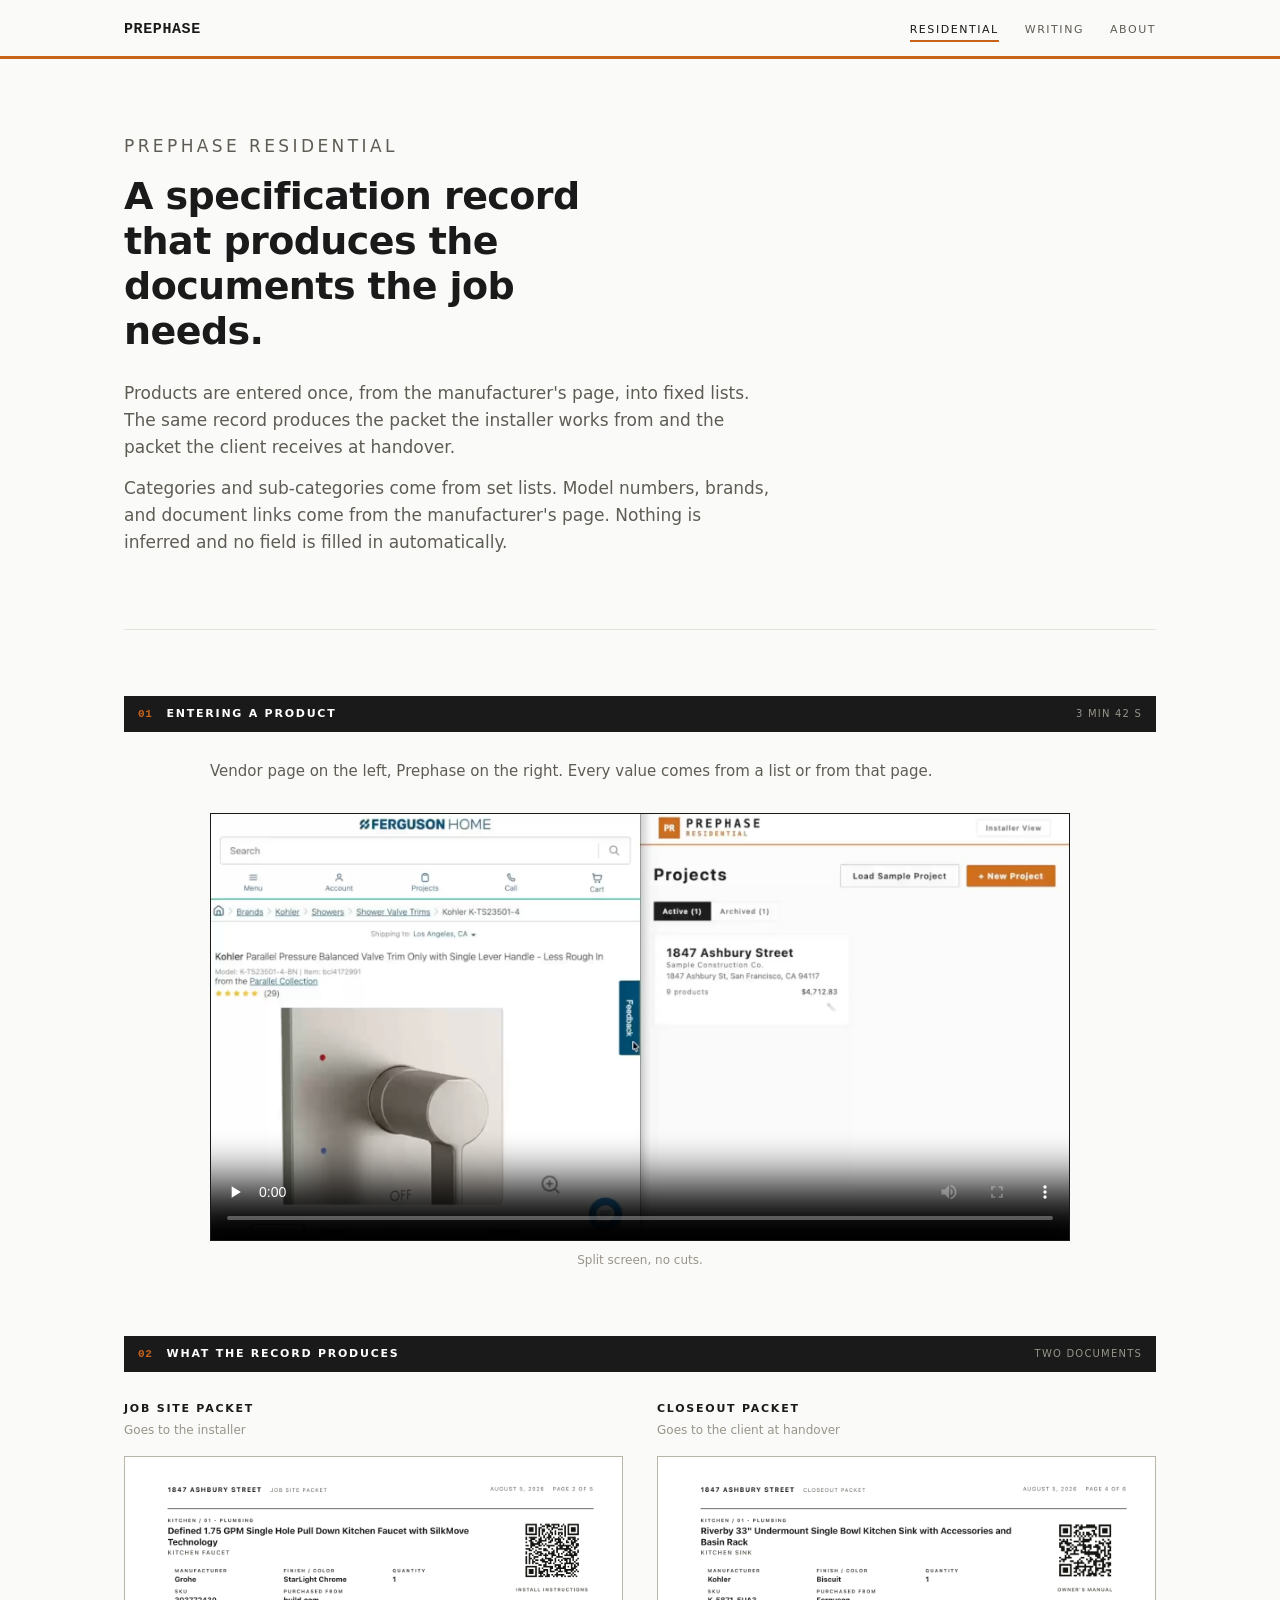
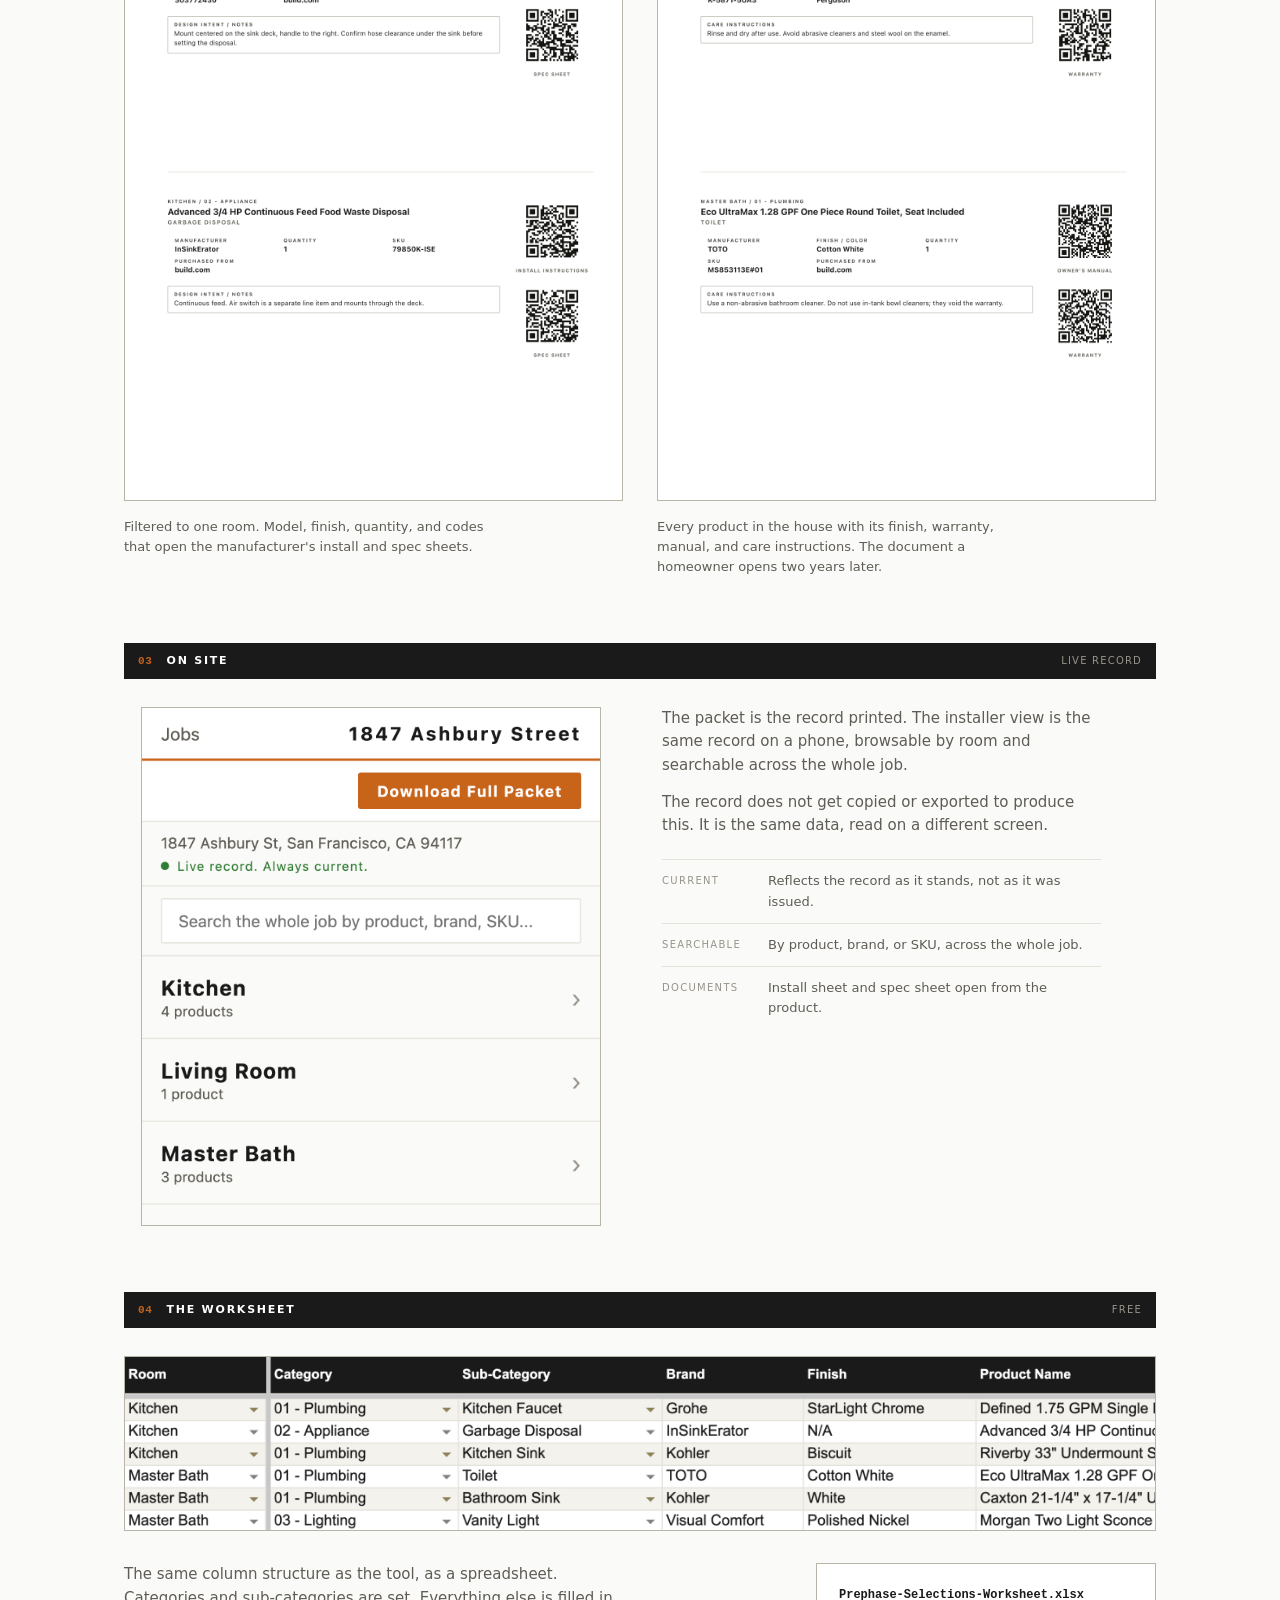
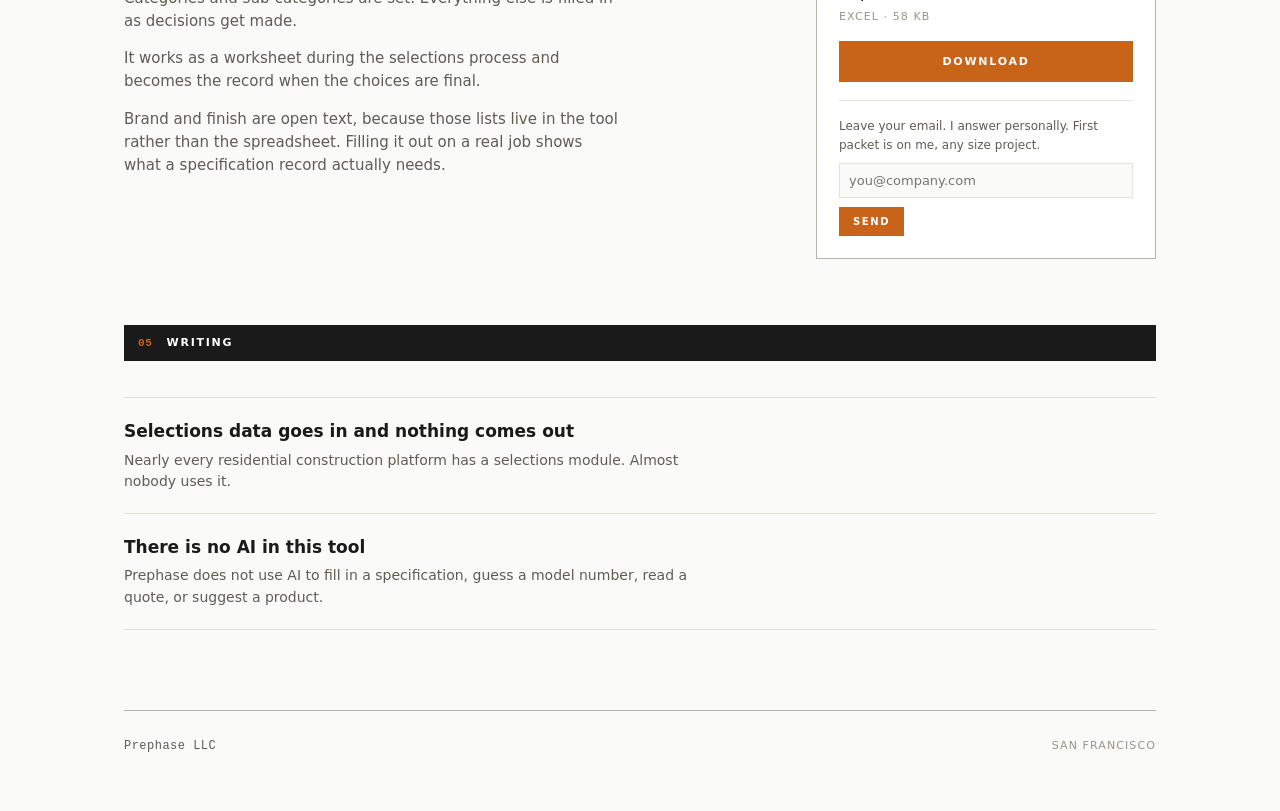
<file: index.html>
<!DOCTYPE html>
<html lang="en">
<head>
<meta charset="utf-8">
<meta name="viewport" content="width=device-width, initial-scale=1">
<title>Prephase | Residential Construction Selections and Specification Records</title>
<meta name="description" content="Specification records for residential construction. Clear job site packets for installers and closeout packets for clients. Free worksheet to start.">
<meta property="og:type" content="website">
<meta property="og:url" content="https://prephase.io/">
<meta property="og:title" content="Prephase Residential">
<meta property="og:description" content="A specification record that produces the documents the job needs.">
<meta property="og:image" content="https://prephase.io/files/prephase-og.png">
<meta name="twitter:card" content="summary_large_image">
<meta name="twitter:title" content="Prephase Residential">
<meta name="twitter:description" content="A specification record that produces the documents the job needs.">
<meta name="twitter:image" content="https://prephase.io/files/prephase-og.png">
<link rel="stylesheet" href="/style.css">
<script type="application/ld+json">
{
  "@context": "https://schema.org",
  "@type": "SoftwareApplication",
  "name": "Prephase",
  "applicationCategory": "BusinessApplication",
  "url": "https://prephase.io",
  "description": "Specification records for residential construction. Clear job site packets for installers and closeout packets for clients. Free worksheet to start."
}
</script>
</head>
<body>

<header class="masthead">
  <div class="wrap">
    <a class="lockup" href="/">PREPHASE</a>
    <nav class="nav">
      <a href="/" class="on">Residential</a>
      <a href="/writing">Writing</a>
      <a href="/contact">About</a>
    </nav>
  </div>
</header>

<div class="wrap">

  <section class="statement">
    <p class="eyebrow">Prephase Residential</p>
    <h1>A specification record that produces the documents the job needs.</h1>
    <p>Products are entered once, from the manufacturer's page, into fixed lists. The same record produces the packet the installer works from and the packet the client receives at handover.</p>
    <p>Categories and sub-categories come from set lists. Model numbers, brands, and document links come from the manufacturer's page. Nothing is inferred and no field is filled in automatically.</p>
  </section>

  <div class="band"><span class="num">01</span><span class="nm">Entering a product</span><span class="rt">3 min 42 s</span></div>
  <div class="after-band">
    <p class="lede">Vendor page on the left, Prephase on the right. Every value comes from a list or from that page.</p>
    <video class="video" poster="/files/prephase-demo-poster-v2.png" preload="none" controls width="1920" height="924">
      <source src="/files/Prephase-Demo-Web-v2.mp4" type="video/mp4">
    </video>
    <div class="caption"><span>Split screen, no cuts.</span></div>
  </div>

  <div class="band"><span class="num">02</span><span class="nm">What the record produces</span><span class="rt">Two documents</span></div>
  <div class="after-band">
    <div class="packets">

      <div class="packet">
        <h3>Job Site Packet</h3>
        <p class="who">Goes to the installer</p>
        <img src="/files/prephase-preview-jobsite.png" alt="Job Site Packet preview">
        <p class="note">Filtered to one room. Model, finish, quantity, and codes that open the manufacturer's install and spec sheets.</p>
      </div>

      <div class="packet">
        <h3>Closeout Packet</h3>
        <p class="who">Goes to the client at handover</p>
        <img src="/files/prephase-preview-closeout.png" alt="Closeout Packet preview">
        <p class="note">Every product in the house with its finish, warranty, manual, and care instructions. The document a homeowner opens two years later.</p>
      </div>

    </div>
  </div>

  <div class="band"><span class="num">03</span><span class="nm">On site</span><span class="rt">Live record</span></div>
  <div class="after-band">
    <div class="installer">
      <div class="phone-crop">
        <img src="/files/phone-screen-example-v2.png" alt="Installer view on a phone" class="phone-shot">
      </div>
      <div class="note">
        <p>The packet is the record printed. The installer view is the same record on a phone, browsable by room and searchable across the whole job.</p>
        <p>The record does not get copied or exported to produce this. It is the same data, read on a different screen.</p>
        <ul class="pointlist">
          <li><span class="k">Current</span><span>Reflects the record as it stands, not as it was issued.</span></li>
          <li><span class="k">Searchable</span><span>By product, brand, or SKU, across the whole job.</span></li>
          <li><span class="k">Documents</span><span>Install sheet and spec sheet open from the product.</span></li>
        </ul>
      </div>
    </div>
  </div>

  <div class="band"><span class="num">04</span><span class="nm">The worksheet</span><span class="rt">Free</span></div>
  <div class="after-band">
    <div class="packet">
      <img src="/files/prephase-preview-worksheet.png" alt="Selections worksheet with six product rows filled in">
    </div>
    <div class="sheet-block">
      <div class="sheet-copy">
        <p>The same column structure as the tool, as a spreadsheet. Categories and sub-categories are set. Everything else is filled in as decisions get made.</p>
        <p>It works as a worksheet during the selections process and becomes the record when the choices are final.</p>
        <p>Brand and finish are open text, because those lists live in the tool rather than the spreadsheet. Filling it out on a real job shows what a specification record actually needs.</p>
      </div>
      <div class="dl">
        <div class="fn">Prephase-Selections-Worksheet.xlsx</div>
        <div class="fs">Excel &middot; 58 KB</div>
        <a class="btn" href="/files/Prephase-Selections-Worksheet.xlsx" download data-goatcounter-click="worksheet-download">Download</a>
        <div class="after">
          Leave your email. I answer personally. First packet is on me, any size project.
          <form id="worksheet-form" action="https://formspree.io/f/mwleplrb" method="POST">
            <input type="email" name="email" placeholder="you@company.com" required>
            <input type="hidden" name="_subject" value="Prephase worksheet signup">
            <button type="submit" class="btn btn-sm">Send</button>
          </form>
        </div>
      </div>
    </div>
  </div>

  <div class="band"><span class="num">05</span><span class="nm">Writing</span></div>
  <div class="after-band writing">
    <a class="wr" href="/selections">
      <h4>Selections data goes in and nothing comes out</h4>
      <p>Nearly every residential construction platform has a selections module. Almost nobody uses it.</p>
    </a>
    <a class="wr" href="/no-ai">
      <h4>There is no AI in this tool</h4>
      <p>Prephase does not use AI to fill in a specification, guess a model number, read a quote, or suggest a product.</p>
    </a>
  </div>

  <footer>
    <span class="lk">Prephase LLC</span>
    <span>San Francisco</span>
  </footer>

</div>
<script>
(function(){
  var form = document.getElementById('worksheet-form');
  if(!form) return;
  var panel = form.parentNode;
  form.addEventListener('submit', function(e){
    e.preventDefault();
    fetch(form.action, {
      method: 'POST',
      body: new FormData(form),
      headers: { 'Accept': 'application/json' }
    }).then(function(res){
      panel.innerHTML = res.ok
        ? '<p>You\'re all set. I\'ll be in touch shortly. - Cody</p>'
        : '<p>That did not go through. The address is cmurphy@prephase.io.</p>';
    }).catch(function(){
      panel.innerHTML = '<p>That did not go through. The address is cmurphy@prephase.io.</p>';
    });
  });
})();
</script>
<script>
(function(){
  var video = document.querySelector('.video');
  if(!video) return;
  video.addEventListener('play', function(){
    if(window.goatcounter && window.goatcounter.count){
      window.goatcounter.count({ path: 'video-play', title: 'Video play', event: true });
    }
  }, { once: true });
})();
</script>
<script data-goatcounter="https://prephase.goatcounter.com/count" async src="//gc.zgo.at/count.js"></script>
<!-- deploy check 2026-08-09 -->
</body>

</html>
</file>
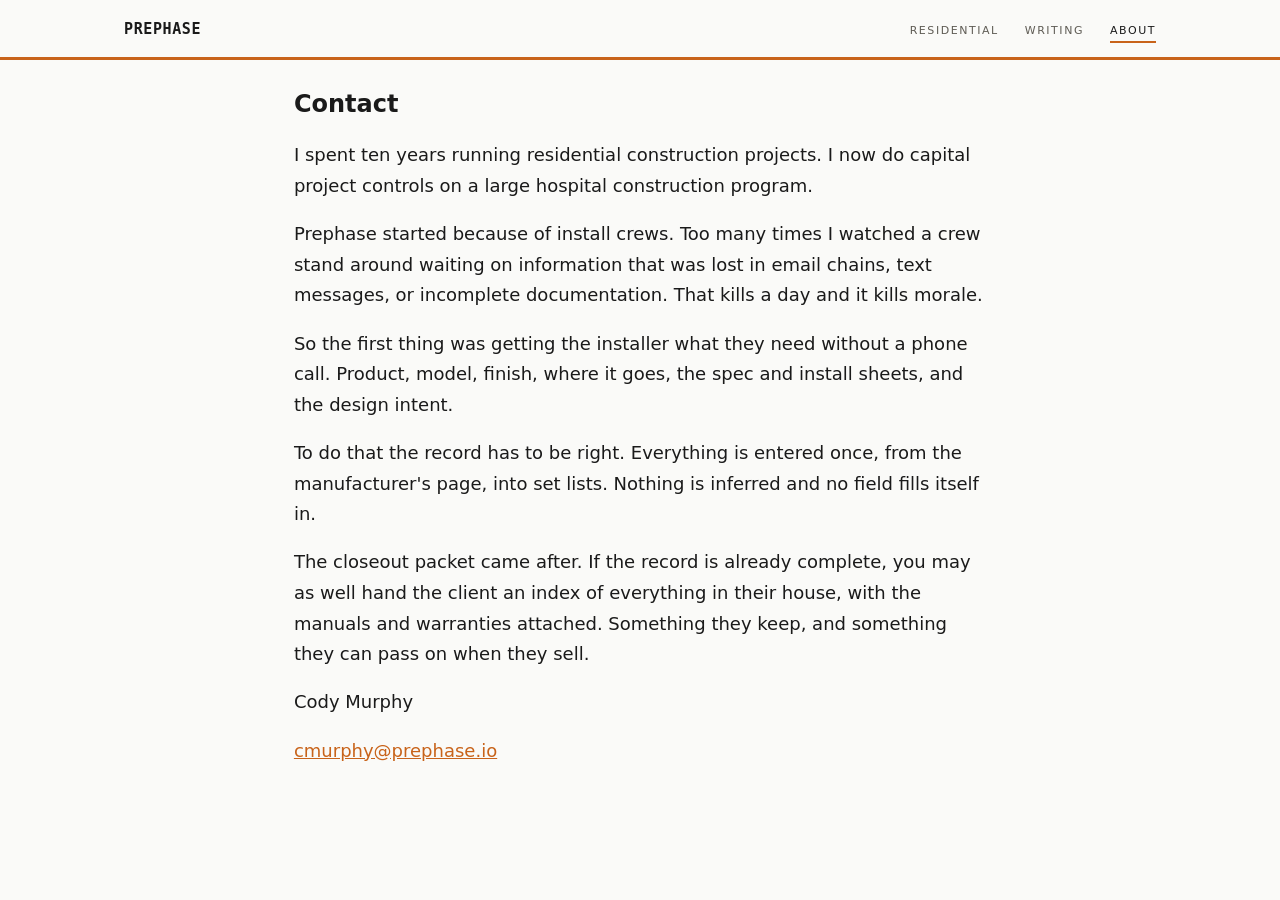
<file: contact/index.html>
<!doctype html>
<html lang="en">
<head>
<meta charset="utf-8">
<meta name="viewport" content="width=device-width, initial-scale=1">
<title>Contact | Prephase</title>
<meta name="description" content="Prephase is built and run by one person in San Francisco.">
<meta property="og:type" content="website">
<meta property="og:url" content="https://prephase.io/contact">
<meta property="og:title" content="Contact | Prephase">
<meta property="og:description" content="Prephase is built and run by one person in San Francisco.">
<meta property="og:image" content="https://prephase.io/files/prephase-og.png">
<meta name="twitter:card" content="summary_large_image">
<meta name="twitter:title" content="Contact | Prephase">
<meta name="twitter:description" content="Prephase is built and run by one person in San Francisco.">
<meta name="twitter:image" content="https://prephase.io/files/prephase-og.png">
<link rel="stylesheet" href="/style.css">
</head>
<body>
<header class="masthead">
<div class="wrap">
<a class="lockup" href="/">PREPHASE</a>
<nav class="nav">
<a href="/">Residential</a>
<a href="/writing">Writing</a>
<a href="/contact" class="on">About</a>
</nav>
</div>
</header>
<main>
<article>
<h1>Contact</h1>

<p>I spent ten years running residential construction projects. I now do capital project controls on a large hospital construction program.</p>

<p>Prephase started because of install crews. Too many times I watched a crew stand around waiting on information that was lost in email chains, text messages, or incomplete documentation. That kills a day and it kills morale.</p>

<p>So the first thing was getting the installer what they need without a phone call. Product, model, finish, where it goes, the spec and install sheets, and the design intent.</p>

<p>To do that the record has to be right. Everything is entered once, from the manufacturer's page, into set lists. Nothing is inferred and no field fills itself in.</p>

<p>The closeout packet came after. If the record is already complete, you may as well hand the client an index of everything in their house, with the manuals and warranties attached. Something they keep, and something they can pass on when they sell.</p>

<p>Cody Murphy</p>

<p><a href="mailto:cmurphy@prephase.io">cmurphy@prephase.io</a></p>
</article>
</main>
<script data-goatcounter="https://prephase.goatcounter.com/count" async src="//gc.zgo.at/count.js"></script>
</body>
</html>
</file>
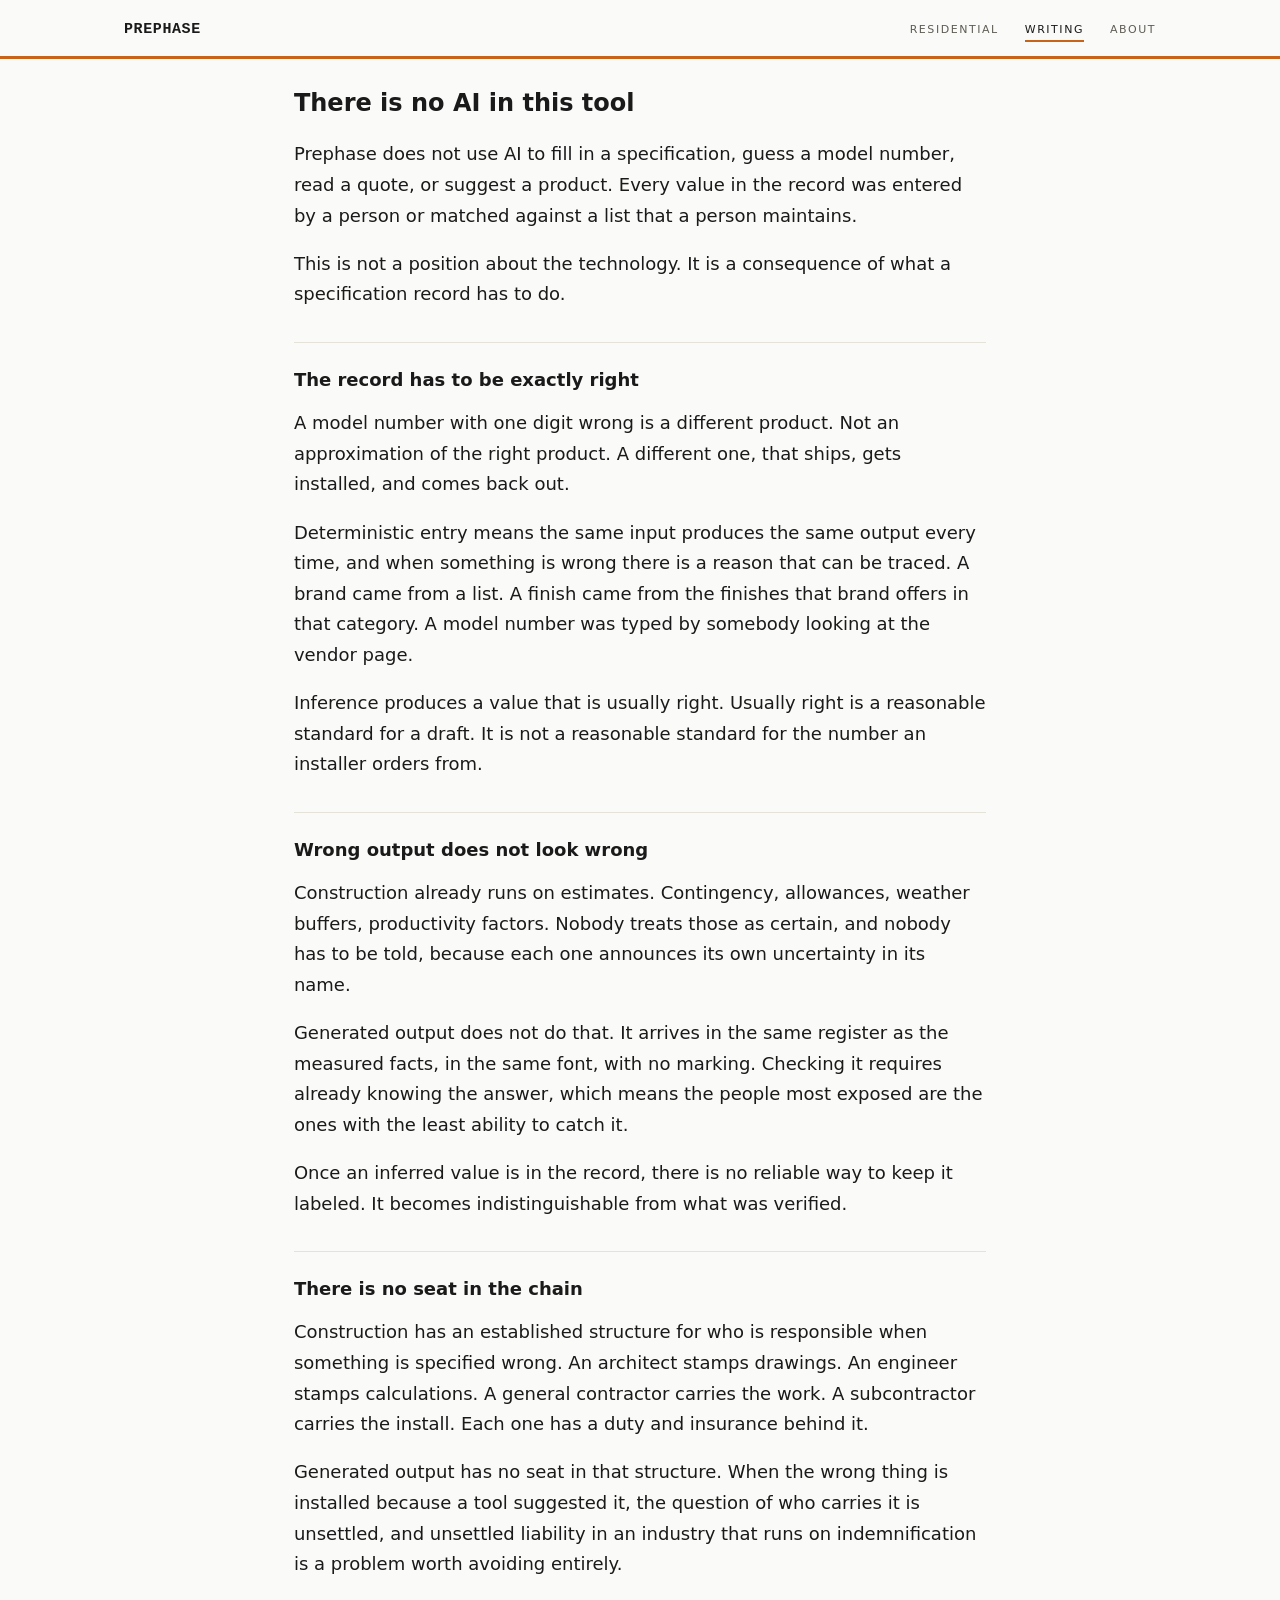
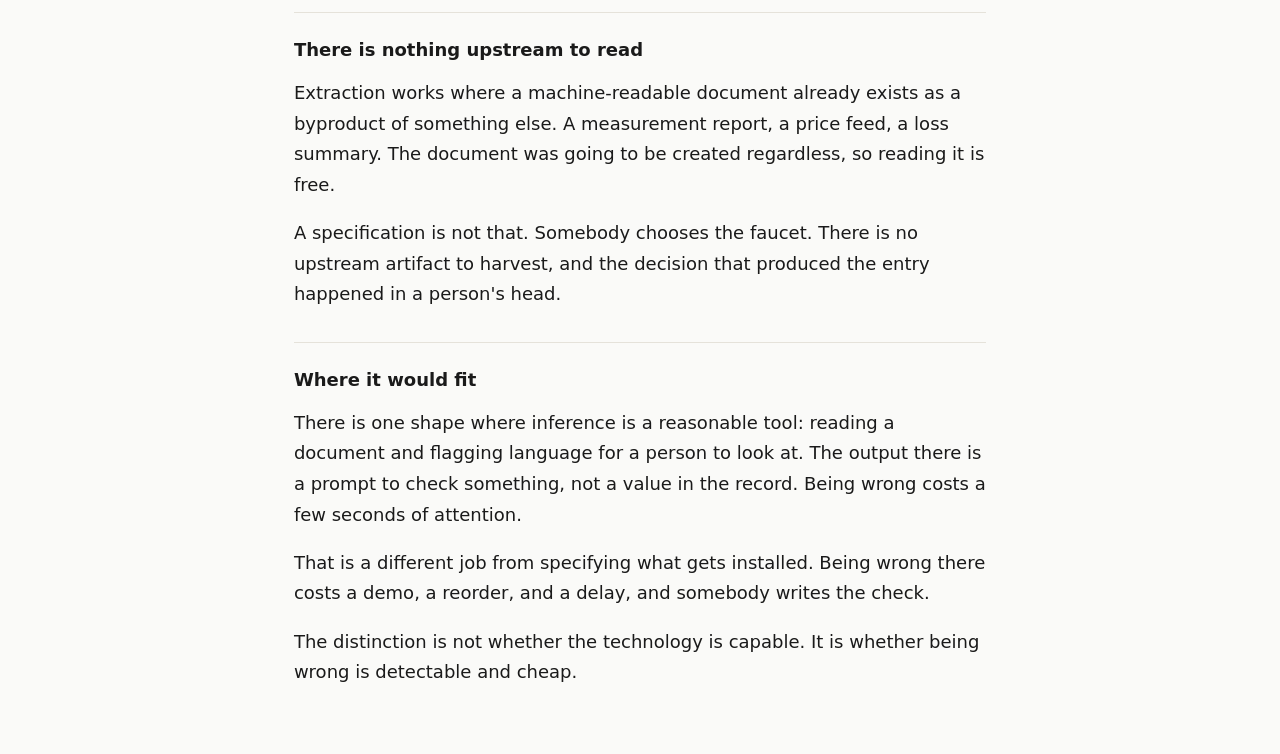
<file: no-ai/index.html>
<!doctype html>
<html lang="en">
<head>
<meta charset="utf-8">
<meta name="viewport" content="width=device-width, initial-scale=1">
<title>There is no AI in this tool | Prephase</title>
<meta name="description" content="Prephase does not use AI to fill in a specification, guess a model number, read a quote, or suggest a product.">
<meta property="og:type" content="website">
<meta property="og:url" content="https://prephase.io/no-ai">
<meta property="og:title" content="There is no AI in this tool | Prephase">
<meta property="og:description" content="Prephase does not use AI to fill in a specification, guess a model number, read a quote, or suggest a product.">
<meta property="og:image" content="https://prephase.io/files/prephase-og.png">
<meta name="twitter:card" content="summary_large_image">
<meta name="twitter:title" content="There is no AI in this tool | Prephase">
<meta name="twitter:description" content="Prephase does not use AI to fill in a specification, guess a model number, read a quote, or suggest a product.">
<meta name="twitter:image" content="https://prephase.io/files/prephase-og.png">
<link rel="stylesheet" href="/style.css">
</head>
<body>
<header class="masthead">
<div class="wrap">
<a class="lockup" href="/">PREPHASE</a>
<nav class="nav">
<a href="/">Residential</a>
<a href="/writing" class="on">Writing</a>
<a href="/contact">About</a>
</nav>
</div>
</header>
<main>
<article>
<h1>There is no AI in this tool</h1>

<p>Prephase does not use AI to fill in a specification, guess a model number, read a quote, or suggest a product. Every value in the record was entered by a person or matched against a list that a person maintains.</p>

<p>This is not a position about the technology. It is a consequence of what a specification record has to do.</p>

<h2>The record has to be exactly right</h2>

<p>A model number with one digit wrong is a different product. Not an approximation of the right product. A different one, that ships, gets installed, and comes back out.</p>

<p>Deterministic entry means the same input produces the same output every time, and when something is wrong there is a reason that can be traced. A brand came from a list. A finish came from the finishes that brand offers in that category. A model number was typed by somebody looking at the vendor page.</p>

<p>Inference produces a value that is usually right. Usually right is a reasonable standard for a draft. It is not a reasonable standard for the number an installer orders from.</p>

<h2>Wrong output does not look wrong</h2>

<p>Construction already runs on estimates. Contingency, allowances, weather buffers, productivity factors. Nobody treats those as certain, and nobody has to be told, because each one announces its own uncertainty in its name.</p>

<p>Generated output does not do that. It arrives in the same register as the measured facts, in the same font, with no marking. Checking it requires already knowing the answer, which means the people most exposed are the ones with the least ability to catch it.</p>

<p>Once an inferred value is in the record, there is no reliable way to keep it labeled. It becomes indistinguishable from what was verified.</p>

<h2>There is no seat in the chain</h2>

<p>Construction has an established structure for who is responsible when something is specified wrong. An architect stamps drawings. An engineer stamps calculations. A general contractor carries the work. A subcontractor carries the install. Each one has a duty and insurance behind it.</p>

<p>Generated output has no seat in that structure. When the wrong thing is installed because a tool suggested it, the question of who carries it is unsettled, and unsettled liability in an industry that runs on indemnification is a problem worth avoiding entirely.</p>

<h2>There is nothing upstream to read</h2>

<p>Extraction works where a machine-readable document already exists as a byproduct of something else. A measurement report, a price feed, a loss summary. The document was going to be created regardless, so reading it is free.</p>

<p>A specification is not that. Somebody chooses the faucet. There is no upstream artifact to harvest, and the decision that produced the entry happened in a person's head.</p>

<h2>Where it would fit</h2>

<p>There is one shape where inference is a reasonable tool: reading a document and flagging language for a person to look at. The output there is a prompt to check something, not a value in the record. Being wrong costs a few seconds of attention.</p>

<p>That is a different job from specifying what gets installed. Being wrong there costs a demo, a reorder, and a delay, and somebody writes the check.</p>

<p>The distinction is not whether the technology is capable. It is whether being wrong is detectable and cheap.</p>
</article>
</main>
<script data-goatcounter="https://prephase.goatcounter.com/count" async src="//gc.zgo.at/count.js"></script>
</body>
</html>
</file>
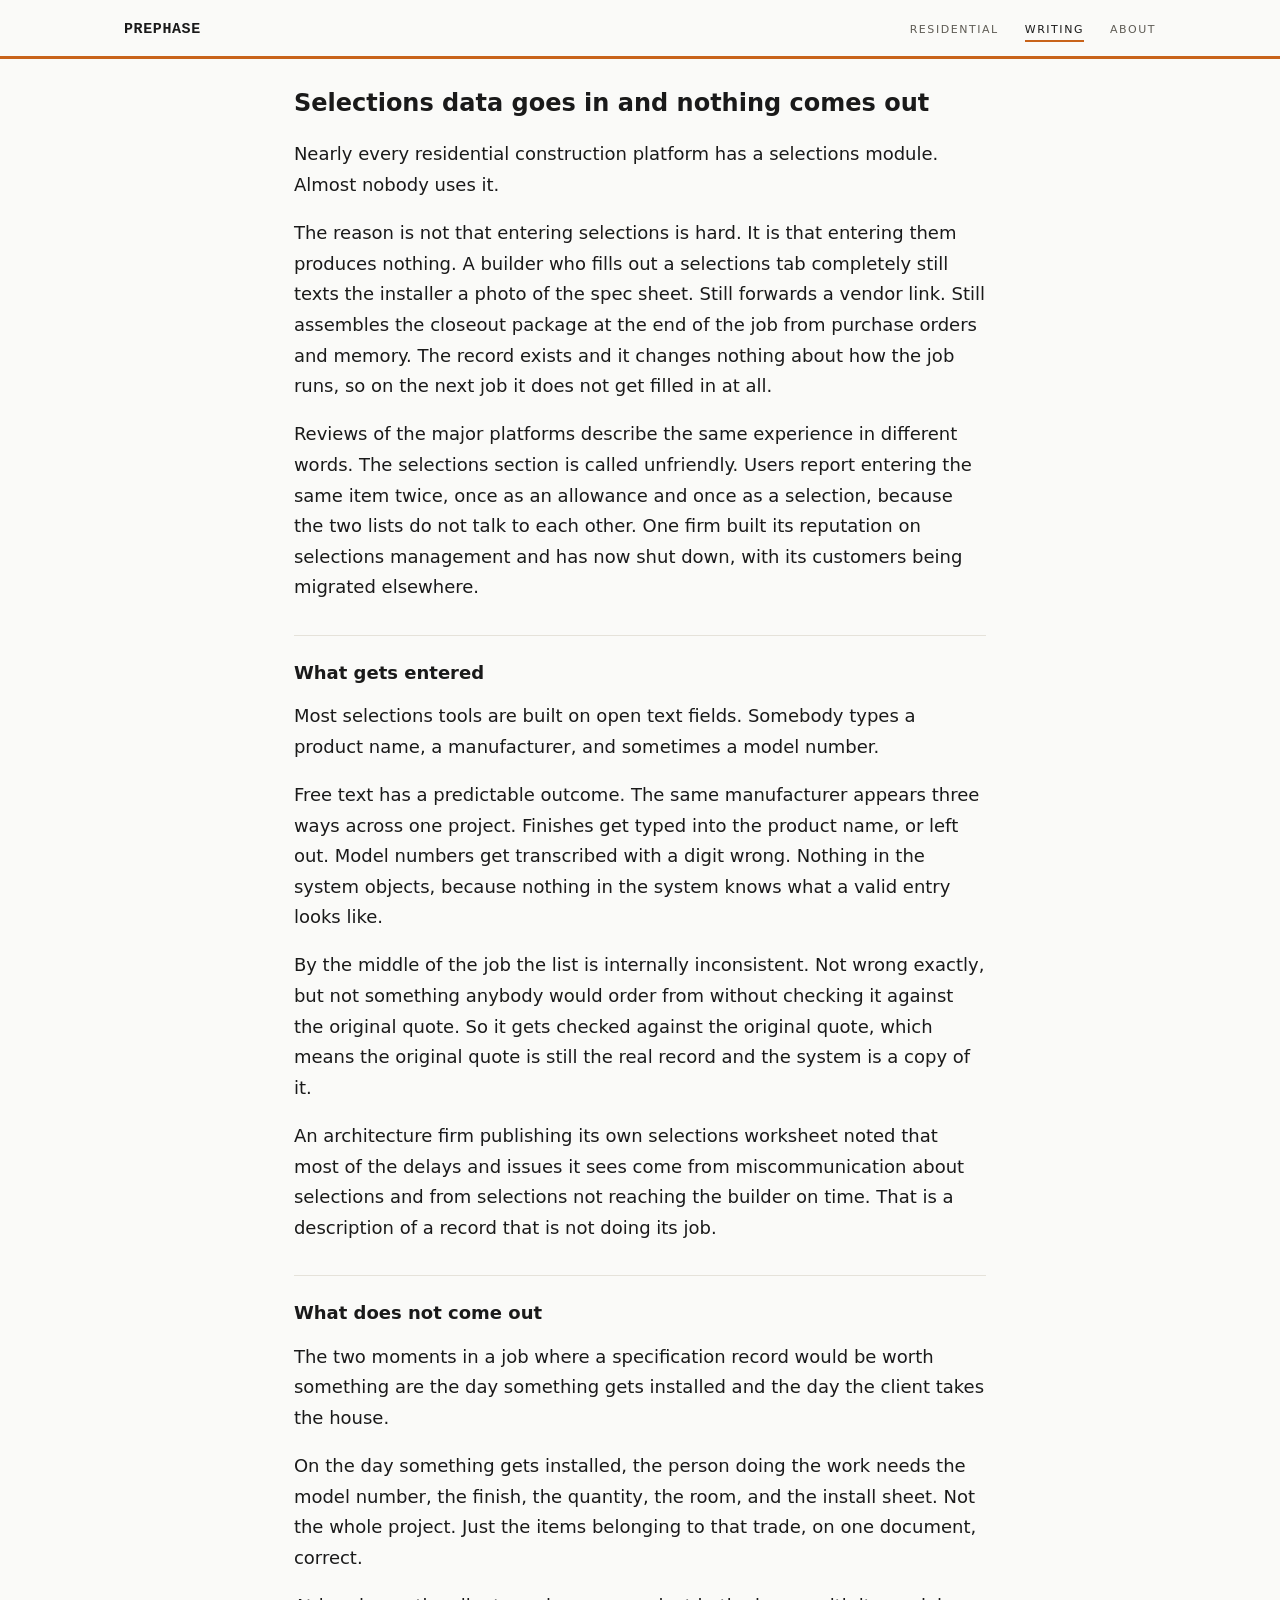
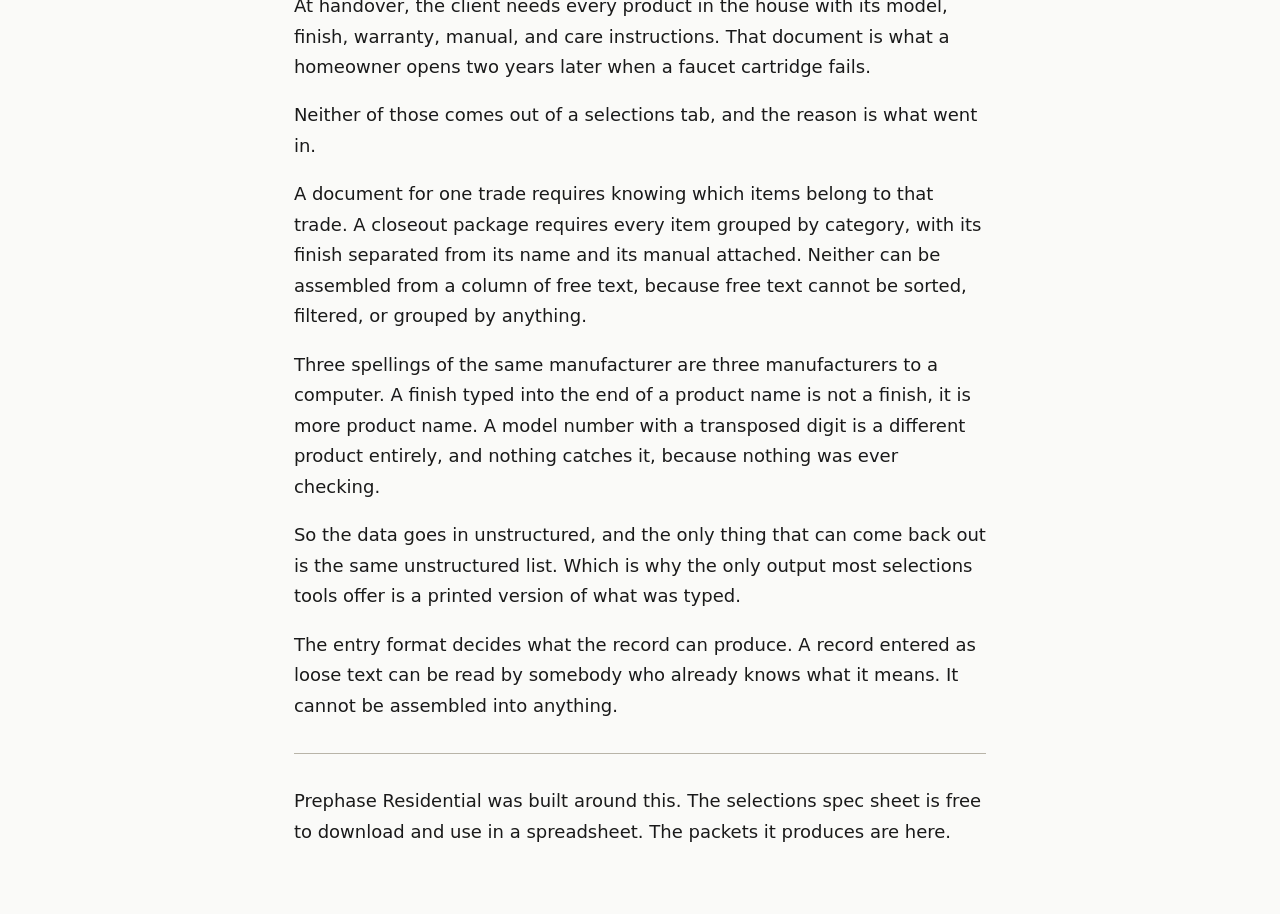
<file: selections/index.html>
<!doctype html>
<html lang="en">
<head>
<meta charset="utf-8">
<meta name="viewport" content="width=device-width, initial-scale=1">
<title>Selections data goes in and nothing comes out | Prephase</title>
<meta name="description" content="Nearly every residential construction platform has a selections module. Almost nobody uses it.">
<meta property="og:type" content="website">
<meta property="og:url" content="https://prephase.io/selections">
<meta property="og:title" content="Selections data goes in and nothing comes out | Prephase">
<meta property="og:description" content="Nearly every residential construction platform has a selections module. Almost nobody uses it.">
<meta property="og:image" content="https://prephase.io/files/prephase-og.png">
<meta name="twitter:card" content="summary_large_image">
<meta name="twitter:title" content="Selections data goes in and nothing comes out | Prephase">
<meta name="twitter:description" content="Nearly every residential construction platform has a selections module. Almost nobody uses it.">
<meta name="twitter:image" content="https://prephase.io/files/prephase-og.png">
<link rel="stylesheet" href="/style.css">
</head>
<body>
<header class="masthead">
<div class="wrap">
<a class="lockup" href="/">PREPHASE</a>
<nav class="nav">
<a href="/">Residential</a>
<a href="/writing" class="on">Writing</a>
<a href="/contact">About</a>
</nav>
</div>
</header>
<main>
<article>
<h1>Selections data goes in and nothing comes out</h1>

<p>Nearly every residential construction platform has a selections module. Almost nobody uses it.</p>

<p>The reason is not that entering selections is hard. It is that entering them produces nothing. A builder who fills out a selections tab completely still texts the installer a photo of the spec sheet. Still forwards a vendor link. Still assembles the closeout package at the end of the job from purchase orders and memory. The record exists and it changes nothing about how the job runs, so on the next job it does not get filled in at all.</p>

<p>Reviews of the major platforms describe the same experience in different words. The selections section is called unfriendly. Users report entering the same item twice, once as an allowance and once as a selection, because the two lists do not talk to each other. One firm built its reputation on selections management and has now shut down, with its customers being migrated elsewhere.</p>

<h2>What gets entered</h2>

<p>Most selections tools are built on open text fields. Somebody types a product name, a manufacturer, and sometimes a model number.</p>

<p>Free text has a predictable outcome. The same manufacturer appears three ways across one project. Finishes get typed into the product name, or left out. Model numbers get transcribed with a digit wrong. Nothing in the system objects, because nothing in the system knows what a valid entry looks like.</p>

<p>By the middle of the job the list is internally inconsistent. Not wrong exactly, but not something anybody would order from without checking it against the original quote. So it gets checked against the original quote, which means the original quote is still the real record and the system is a copy of it.</p>

<p>An architecture firm publishing its own selections worksheet noted that most of the delays and issues it sees come from miscommunication about selections and from selections not reaching the builder on time. That is a description of a record that is not doing its job.</p>

<h2>What does not come out</h2>

<p>The two moments in a job where a specification record would be worth something are the day something gets installed and the day the client takes the house.</p>

<p>On the day something gets installed, the person doing the work needs the model number, the finish, the quantity, the room, and the install sheet. Not the whole project. Just the items belonging to that trade, on one document, correct.</p>

<p>At handover, the client needs every product in the house with its model, finish, warranty, manual, and care instructions. That document is what a homeowner opens two years later when a faucet cartridge fails.</p>

<p>Neither of those comes out of a selections tab, and the reason is what went in.</p>

<p>A document for one trade requires knowing which items belong to that trade. A closeout package requires every item grouped by category, with its finish separated from its name and its manual attached. Neither can be assembled from a column of free text, because free text cannot be sorted, filtered, or grouped by anything.</p>

<p>Three spellings of the same manufacturer are three manufacturers to a computer. A finish typed into the end of a product name is not a finish, it is more product name. A model number with a transposed digit is a different product entirely, and nothing catches it, because nothing was ever checking.</p>

<p>So the data goes in unstructured, and the only thing that can come back out is the same unstructured list. Which is why the only output most selections tools offer is a printed version of what was typed.</p>

<p>The entry format decides what the record can produce. A record entered as loose text can be read by somebody who already knows what it means. It cannot be assembled into anything.</p>

<hr>

<p>Prephase Residential was built around this. The selections spec sheet is free to download and use in a spreadsheet. The packets it produces are here.</p>
</article>
</main>
<script data-goatcounter="https://prephase.goatcounter.com/count" async src="//gc.zgo.at/count.js"></script>
</body>
</html>
</file>
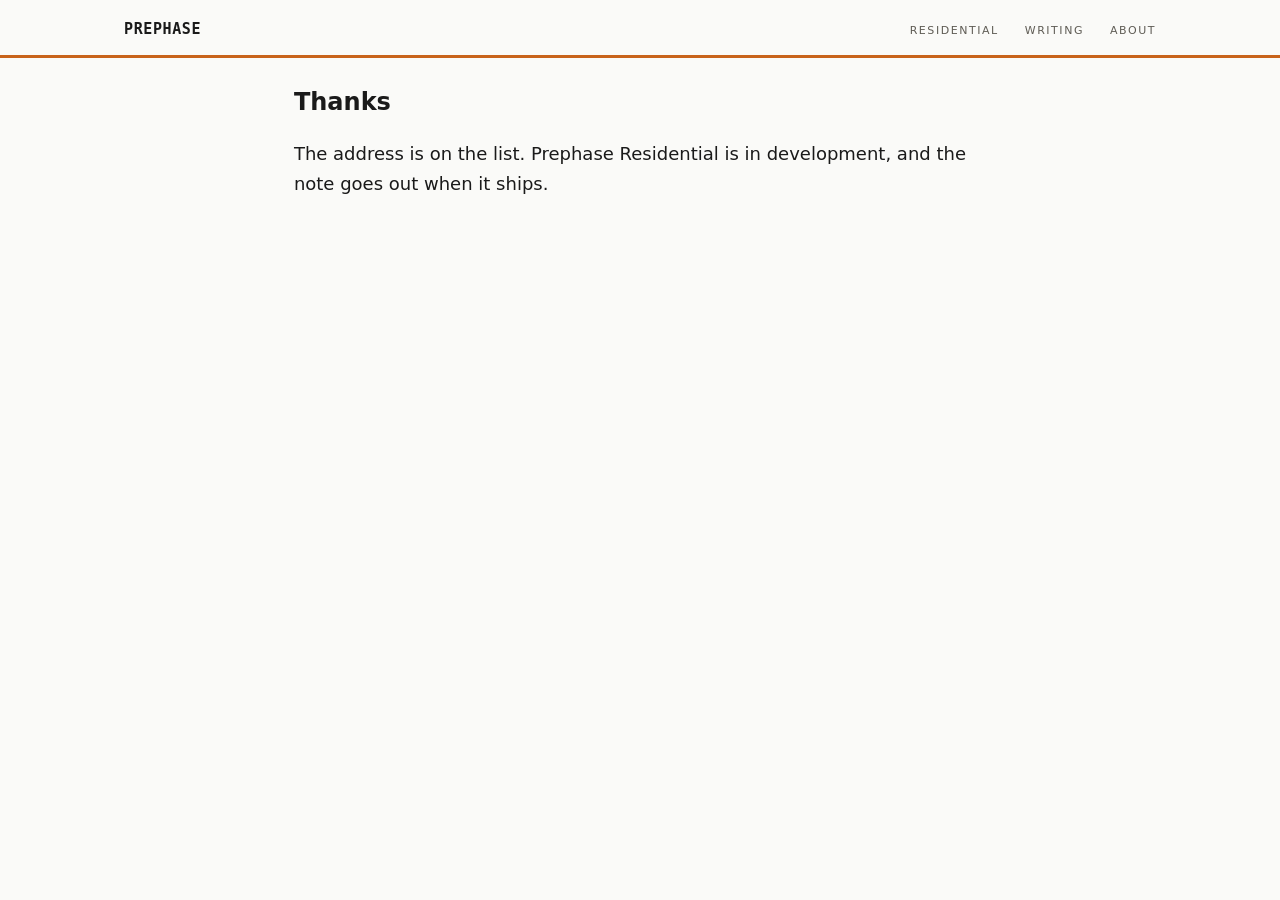
<file: thanks/index.html>
<!doctype html>
<html lang="en">
<head>
<meta charset="utf-8">
<meta name="viewport" content="width=device-width, initial-scale=1">
<title>Thanks | Prephase</title>
<meta name="description" content="The address is on the list. Prephase Residential is in development, and the note goes out when it ships.">
<meta name="robots" content="noindex">
<link rel="stylesheet" href="/style.css">
</head>
<body>
<header class="masthead">
<div class="wrap">
<a class="lockup" href="/">PREPHASE</a>
<nav class="nav">
<a href="/">Residential</a>
<a href="/writing">Writing</a>
<a href="/contact">About</a>
</nav>
</div>
</header>
<main>
<article>
<h1>Thanks</h1>

<p>The address is on the list. Prephase Residential is in development, and the note goes out when it ships.</p>
</article>
</main>
<script data-goatcounter="https://prephase.goatcounter.com/count" async src="//gc.zgo.at/count.js"></script>
</body>
</html>
</file>
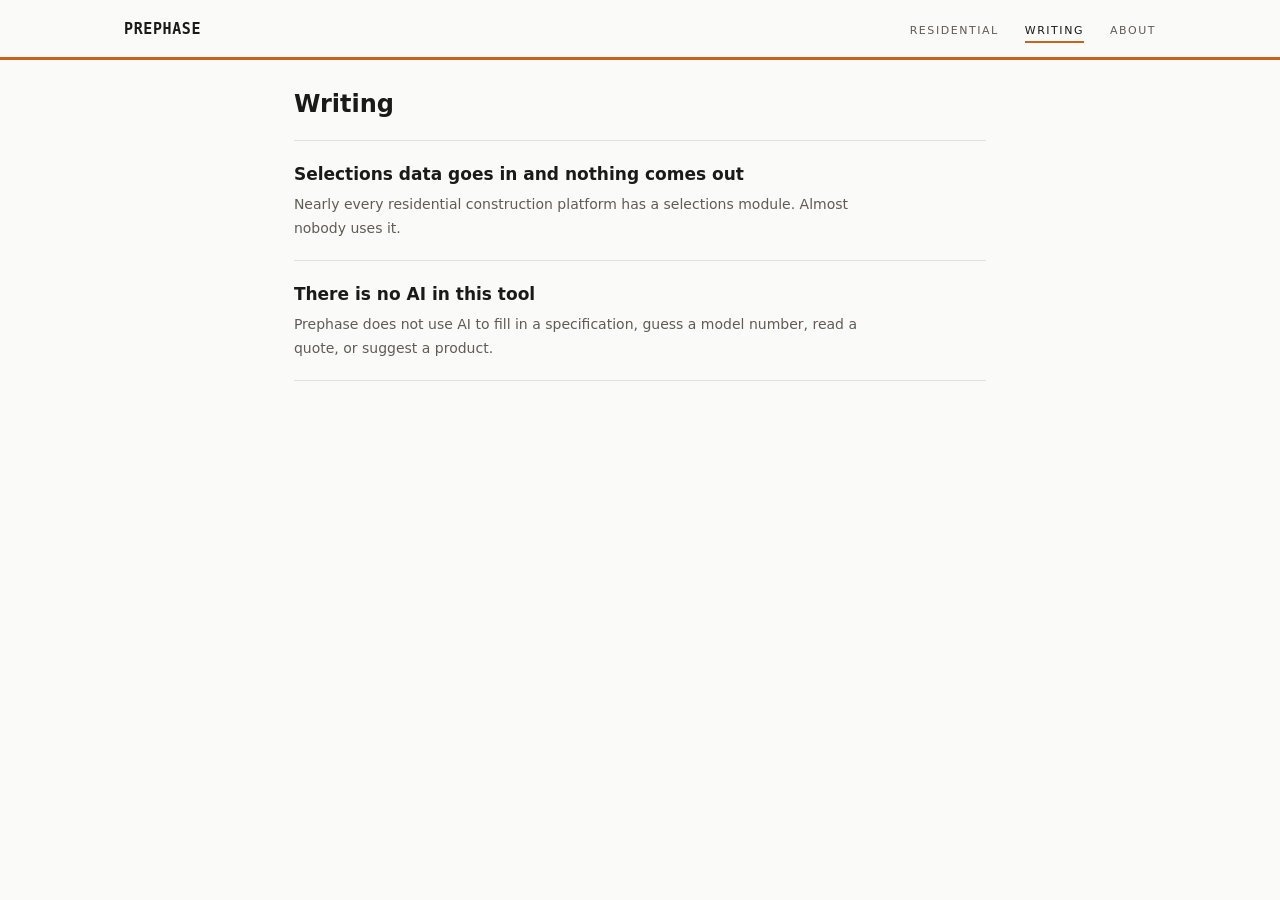
<file: writing/index.html>
<!doctype html>
<html lang="en">
<head>
<meta charset="utf-8">
<meta name="viewport" content="width=device-width, initial-scale=1">
<title>Writing | Prephase</title>
<meta name="description" content="Nearly every residential construction platform has a selections module. Almost nobody uses it.">
<meta property="og:type" content="website">
<meta property="og:url" content="https://prephase.io/writing">
<meta property="og:title" content="Writing | Prephase">
<meta property="og:description" content="Nearly every residential construction platform has a selections module. Almost nobody uses it.">
<meta property="og:image" content="https://prephase.io/files/prephase-og.png">
<meta name="twitter:card" content="summary_large_image">
<meta name="twitter:title" content="Writing | Prephase">
<meta name="twitter:description" content="Nearly every residential construction platform has a selections module. Almost nobody uses it.">
<meta name="twitter:image" content="https://prephase.io/files/prephase-og.png">
<link rel="stylesheet" href="/style.css">
</head>
<body>
<header class="masthead">
<div class="wrap">
<a class="lockup" href="/">PREPHASE</a>
<nav class="nav">
<a href="/">Residential</a>
<a href="/writing" class="on">Writing</a>
<a href="/contact">About</a>
</nav>
</div>
</header>
<main>
<article>
<h1>Writing</h1>
<div class="writing">
<a class="wr" href="/selections">
<h4>Selections data goes in and nothing comes out</h4>
<p>Nearly every residential construction platform has a selections module. Almost nobody uses it.</p>
</a>
<a class="wr" href="/no-ai">
<h4>There is no AI in this tool</h4>
<p>Prephase does not use AI to fill in a specification, guess a model number, read a quote, or suggest a product.</p>
</a>
</div>
</article>
</main>
<script data-goatcounter="https://prephase.goatcounter.com/count" async src="//gc.zgo.at/count.js"></script>
</body>
</html>
</file>
<file: style.css>
/* Prephase — shared stylesheet
   Tokens per design-brief.md */

:root{
  --page:#FAFAF8;
  --white:#FFFFFF;
  --ink:#1A1A1A;
  --inkMid:#5F5C55;
  --inkDim:#98948A;
  --rule:#E5E2DA;
  --ruleDark:#B8B4A8;
  --alt:#F4F2EC;
  --altWarm:#FBF6EE;
  --orange:#C8631A;
  --orangeDim:#A85214;
  --green:#2E7D32;
  --red:#C62828;
  --redTint:#FBEAEA;
  --sans:system-ui,-apple-system,'Segoe UI',Roboto,Helvetica,Arial,sans-serif;
  --mono:ui-monospace,'SF Mono',Menlo,Consolas,monospace;
}
*{box-sizing:border-box}
html,body{margin:0;padding:0}
body{
  background:var(--page);
  color:var(--ink);
  font-family:var(--sans);
  font-size:16px;
  line-height:1.55;
  -webkit-font-smoothing:antialiased;
}
.wrap{max-width:1080px;margin:0 auto;padding:0 24px}

/* ---------- header ---------- */
.masthead{
  background:var(--page);
  border-bottom:3px solid var(--orange);
  position:sticky;top:0;z-index:20;
}
.masthead .wrap{
  display:flex;align-items:baseline;justify-content:space-between;
  padding-top:18px;padding-bottom:14px;
}
.lockup{
  font-family:var(--mono);
  font-size:15px;font-weight:700;letter-spacing:0.04em;
  color:var(--ink);text-decoration:none;
}
.nav{display:flex;gap:26px}
.nav a{
  font-size:11px;text-transform:uppercase;letter-spacing:0.14em;
  color:var(--inkMid);text-decoration:none;padding-bottom:2px;
}
.nav a.on{color:var(--ink);border-bottom:2px solid var(--orange)}
.nav a:hover{color:var(--ink)}

/* ---------- statement ---------- */
.statement{padding:74px 0 58px;border-bottom:1px solid var(--rule)}
.eyebrow{
  font-size:10px;text-transform:uppercase;letter-spacing:0.2em;
  color:var(--inkDim);margin:0 0 22px;
}
.statement h1{
  font-size:38px;line-height:1.18;font-weight:700;
  letter-spacing:-0.015em;margin:0 0 26px;max-width:19ch;
}
.statement p{
  font-size:17px;line-height:1.6;color:var(--inkMid);
  max-width:60ch;margin:0 0 14px;
}
.statement p strong{color:var(--ink);font-weight:600}

/* ---------- section band ---------- */
.band{
  background:var(--ink);color:var(--white);
  display:flex;align-items:baseline;gap:14px;
  padding:9px 14px;margin:66px 0 0;
}
.band .num{
  font-family:var(--mono);font-size:11px;font-weight:700;
  color:var(--orange);letter-spacing:0.06em;
}
.band .nm{
  font-size:11px;text-transform:uppercase;letter-spacing:0.16em;font-weight:600;
}
.band .rt{
  margin-left:auto;font-size:10px;letter-spacing:0.12em;
  text-transform:uppercase;color:var(--inkDim);
}
.after-band{padding-top:28px}
.lede{font-size:15px;color:var(--inkMid);max-width:860px;margin:0 auto 30px}

/* ---------- video ---------- */
.video{
  background:transparent;border:1px solid var(--ink);
  width:100%;max-width:860px;height:auto;
  display:block;margin:0 auto;
}
.caption{
  font-size:12px;color:var(--inkDim);
  text-align:center;max-width:860px;margin:10px auto 0;
}

/* ---------- packets ---------- */
.packets{display:grid;grid-template-columns:1fr 1fr;gap:34px}
.packet h3{
  font-size:11px;text-transform:uppercase;letter-spacing:0.16em;
  margin:0 0 4px;font-weight:600;
}
.packet .who{font-size:12px;color:var(--inkDim);margin:0 0 16px}
.packet .note{font-size:13px;color:var(--inkMid);margin:16px 0 0;max-width:44ch}
.packet img{
  display:block;width:100%;
  border:1px solid var(--ruleDark);
}

/* ---------- installer ---------- */
.installer{display:grid;grid-template-columns:1fr 1fr;gap:44px;align-items:start}
.phone-crop{
  aspect-ratio:1170/1320;overflow:hidden;max-width:460px;
  border:1px solid var(--ruleDark);display:block;margin:0 auto;
}
.phone-shot{
  display:block;width:100%;
  object-fit:cover;object-position:top;
  border:none;
}
.installer .note{font-size:15px;color:var(--inkMid);max-width:46ch}
.installer .note p{margin:0 0 14px}
.pointlist{list-style:none;margin:22px 0 0;padding:0}
.pointlist li{
  padding:11px 0;border-top:1px solid var(--rule);
  display:flex;gap:14px;font-size:13px;
}
.pointlist .k{
  flex:0 0 92px;font-size:10px;text-transform:uppercase;letter-spacing:0.13em;
  color:var(--inkDim);padding-top:2px;
}

/* ---------- worksheet ---------- */
.sheet-block{display:grid;grid-template-columns:1fr 340px;gap:44px;align-items:start;margin-top:32px}
.sheet-copy p{font-size:15px;color:var(--inkMid);max-width:52ch;margin:0 0 14px}
.dl{
  background:var(--white);border:1px solid var(--ruleDark);padding:22px;
}
.dl .fn{
  font-family:var(--mono);font-size:12px;font-weight:600;margin-bottom:3px;
}
.dl .fs{font-size:11px;color:var(--inkDim);letter-spacing:0.1em;text-transform:uppercase;margin-bottom:16px}
.btn{
  display:block;width:100%;background:var(--orange);color:#fff;border:0;
  padding:12px;font-family:var(--sans);font-size:11px;font-weight:700;
  letter-spacing:0.16em;text-transform:uppercase;cursor:pointer;text-align:center;
  text-decoration:none;
}
.btn-sm{
  width:auto;display:inline-block;
  padding:9px 14px;font-size:10px;margin-top:9px;
}
.dl .after{
  margin-top:18px;padding-top:16px;border-top:1px solid var(--rule);
  font-size:12px;color:var(--inkMid);
}
.dl input[type="email"]{
  width:100%;margin-top:9px;padding:9px;border:1px solid var(--rule);
  background:var(--page);font-family:var(--sans);font-size:13px;color:var(--ink);
}

/* ---------- writing ---------- */
.writing{margin-top:8px}
.wr{
  display:block;text-decoration:none;color:inherit;
  padding:20px 0;border-top:1px solid var(--rule);
}
.wr:last-of-type{border-bottom:1px solid var(--rule)}
.wr h4{font-size:17px;margin:0 0 5px;font-weight:600}
.wr:hover h4{color:var(--orange)}
.wr p{font-size:14px;color:var(--inkMid);margin:0;max-width:64ch}

/* ---------- footer ---------- */
footer{
  margin-top:80px;border-top:1px solid var(--ruleDark);
  padding:26px 0 60px;
  display:flex;justify-content:space-between;align-items:baseline;
  font-size:11px;color:var(--inkDim);letter-spacing:0.1em;text-transform:uppercase;
}
footer .lk{font-family:var(--mono);color:var(--inkMid);letter-spacing:0.04em;text-transform:none;font-size:12px}

@media (max-width:760px){
  .statement{padding:48px 0 40px}
  .statement h1{font-size:29px}
  .packets{grid-template-columns:1fr;gap:40px}
  .installer{grid-template-columns:1fr;gap:30px}
  .phone-crop{max-width:300px}
  .sheet-block{grid-template-columns:1fr;gap:26px}
  .nav{gap:18px}
  .band{margin-top:50px}
}

/* ---------- long-form article pages (/selections, /no-ai, /writing) ---------- */
main{
  padding:1.75rem 1.25rem 3rem;
}

article{
  max-width:68ch;
  margin:0 auto;
}

main h1{
  font-size:1.5rem;
  line-height:1.35;
  font-weight:700;
  color:var(--ink);
  margin:0 0 1.25rem;
  letter-spacing:normal;
  max-width:none;
}

main h2{
  font-size:1.125rem;
  line-height:1.4;
  font-weight:700;
  color:var(--ink);
  margin:2rem 0 1rem;
  padding-top:1.5rem;
  border-top:1px solid var(--rule);
}

main p{
  font-size:1.0625rem;
  line-height:1.7;
  color:var(--ink);
  margin:0 0 1.1rem;
  max-width:none;
}

main hr{
  border:none;
  border-top:1px solid var(--ruleDark);
  margin:2rem 0;
}

article a{
  color:var(--orange);
  text-decoration:underline;
}

article a:hover{
  color:var(--orangeDim);
}

@media (min-width:640px){
  main p{
    font-size:1.125rem;
  }
}
</file>
